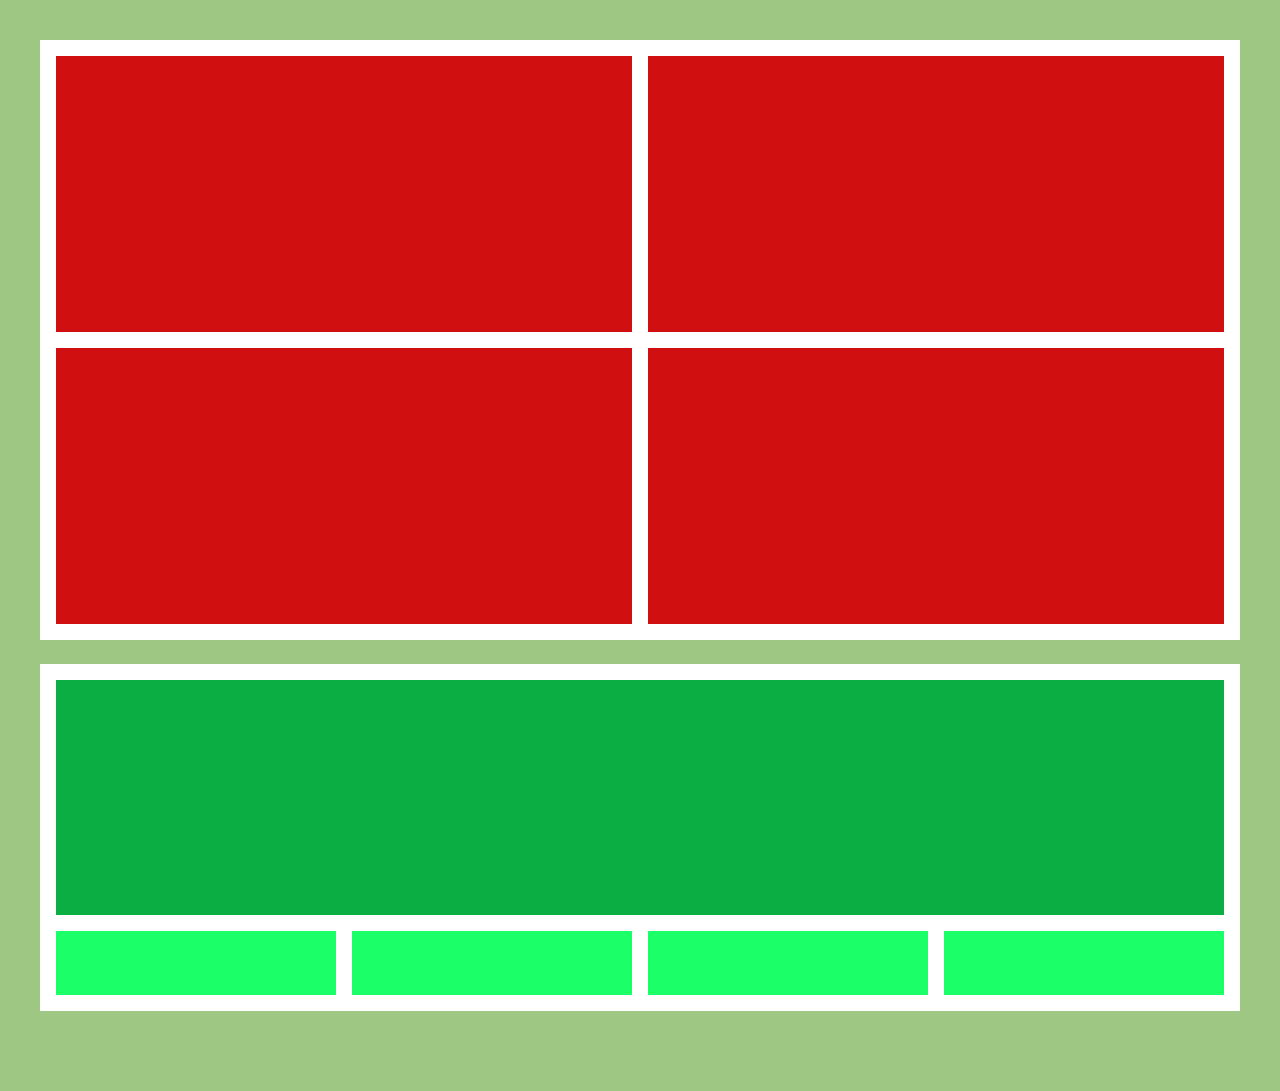
<file: Layout-05/index.html>
<!DOCTYPE html>
<html lang="en">

<head>
    <meta charset="UTF-8">
    <meta name="viewport" content="width=device-width, initial-scale=1.0">
    <link rel="stylesheet" href="style.css">
    <title>Layout-5</title>
</head>

<body>
    <div class="main_layout">
        <div class="container top_container">
            <div class="red_box"></div>
            <div class="red_box"></div>
            <div class="red_box"></div>
            <div class="red_box"></div>
        </div>

        <div class="container bottom_container">
            <div class="dark_green"></div>
            <div class="green_grid">
                <div class="light_green"></div>
                <div class="light_green"></div>
                <div class="light_green"></div>
                <div class="light_green"></div>
            </div>
        </div>
    </div>

</body>

</html>
</file>
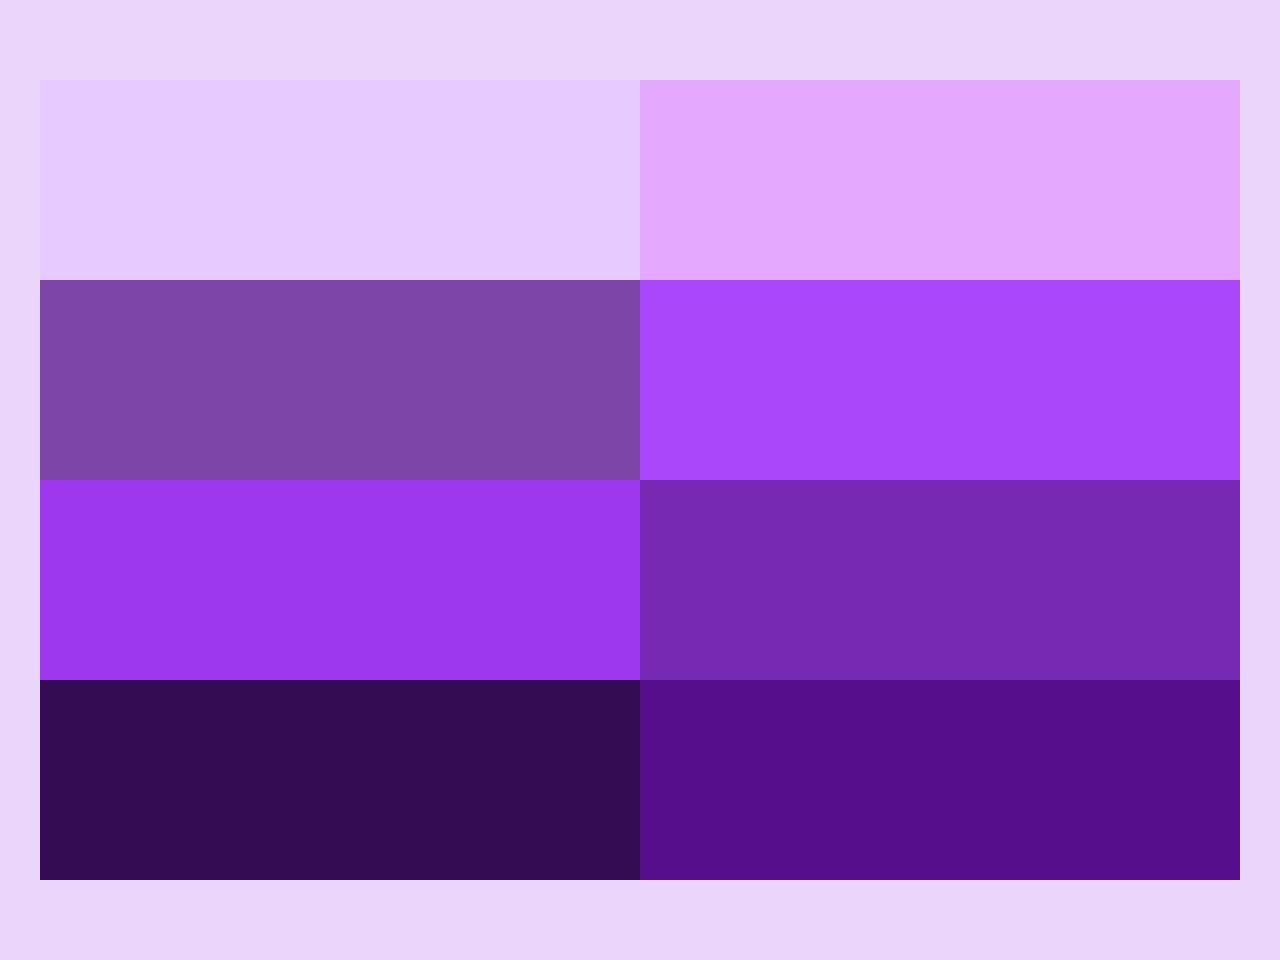
<file: Layout_01/index.htm>
<!DOCTYPE html>
<html lang="en">
<head>
    <meta charset="UTF-8">
    <meta name="viewport" content="width=device-width, initial-scale=1.0">
    <link rel="stylesheet" href="style.css">
    <title>Layout-01</title>
</head>

<body class="main_box">
        
        <section class="container">
      <section class="box_container">
        <div class="box box1"></div>
        <div class="box box2"></div>
      </section>
      <section class="box_container">
        <div class="box box3"></div>
        <div class="box box4"></div>
      </section>
      <section class="box_container">
        <div class="box box5"></div>
        <div class="box box6"></div>
      </section>
      <section class="box_container">
        <div class="box box7"></div>
        <div class="box box8"></div>
      </section>
      
    </section>
    
</body>
</html>
</file>
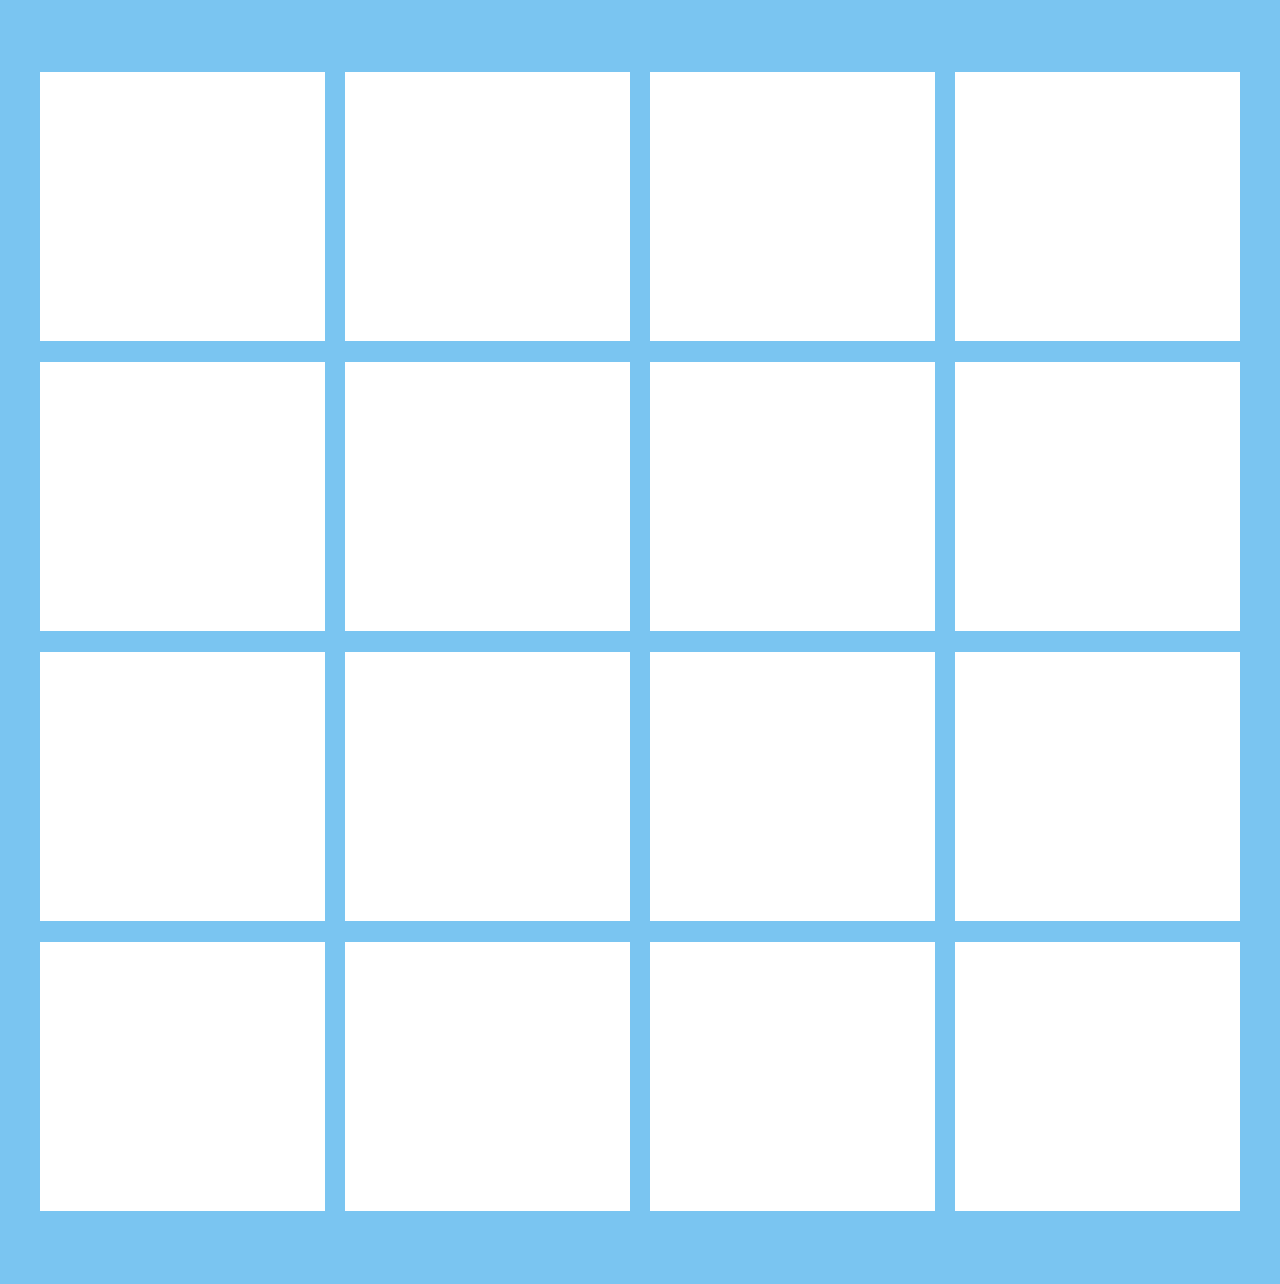
<file: Layout_02/index.html>
<!DOCTYPE html>
<html lang="en">
<head>
    <meta charset="UTF-8">
    <meta name="viewport" content="width=device-width, initial-scale=1.0">
    <link rel="stylesheet" href="style.css">
    <title>Layout-02</title>
</head>
<body >
    <section class=" main_container grid">

      <div class="box"></div>
      <div class="box"></div>
      <div class="box"></div>
      <div class="box"></div>
      <div class="box"></div>
      <div class="box"></div>
      <div class="box"></div>
      <div class="box"></div>
      <div class="box"></div>
      <div class="box"></div>
      <div class="box"></div>
      <div class="box"></div>
      <div class="box"></div>
      <div class="box"></div>
      <div class="box"></div>
      <div class="box"></div>

    </section>
</body>
</html>
</file>
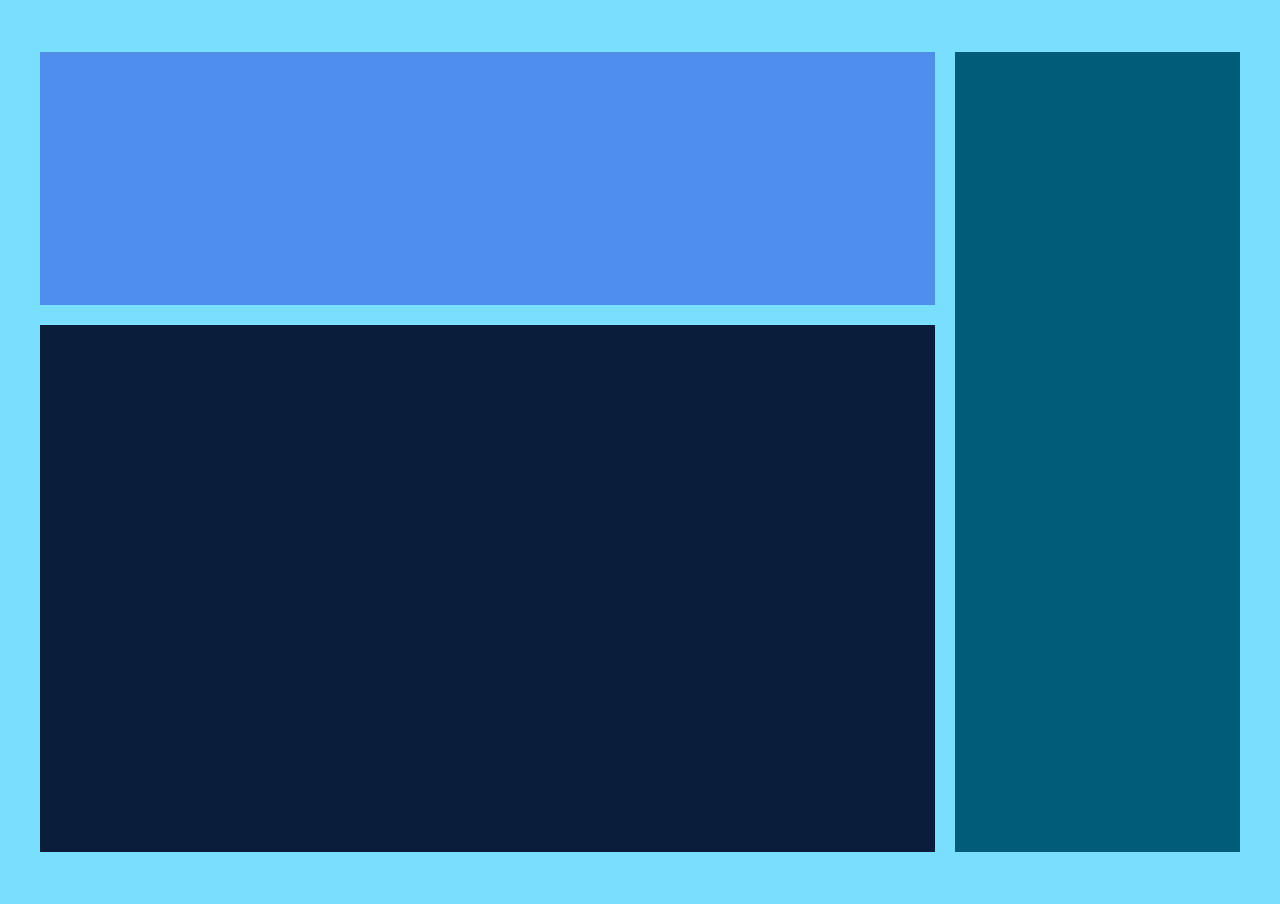
<file: Layout_03/index.html>
<!DOCTYPE html>
<html lang="en">
<head>
    <meta charset="UTF-8">
    <meta name="viewport" content="width=device-width, initial-scale=1.0">
    <link rel="stylesheet" href="style.css">
    <title>Layout-3</title>
</head>
<body >
    <div class="main grid">
     
        <div class="box1"></div>
        <div class="box2"></div>
        <div class="box3"></div>
     
    </div>
</body>
</html>
</file>
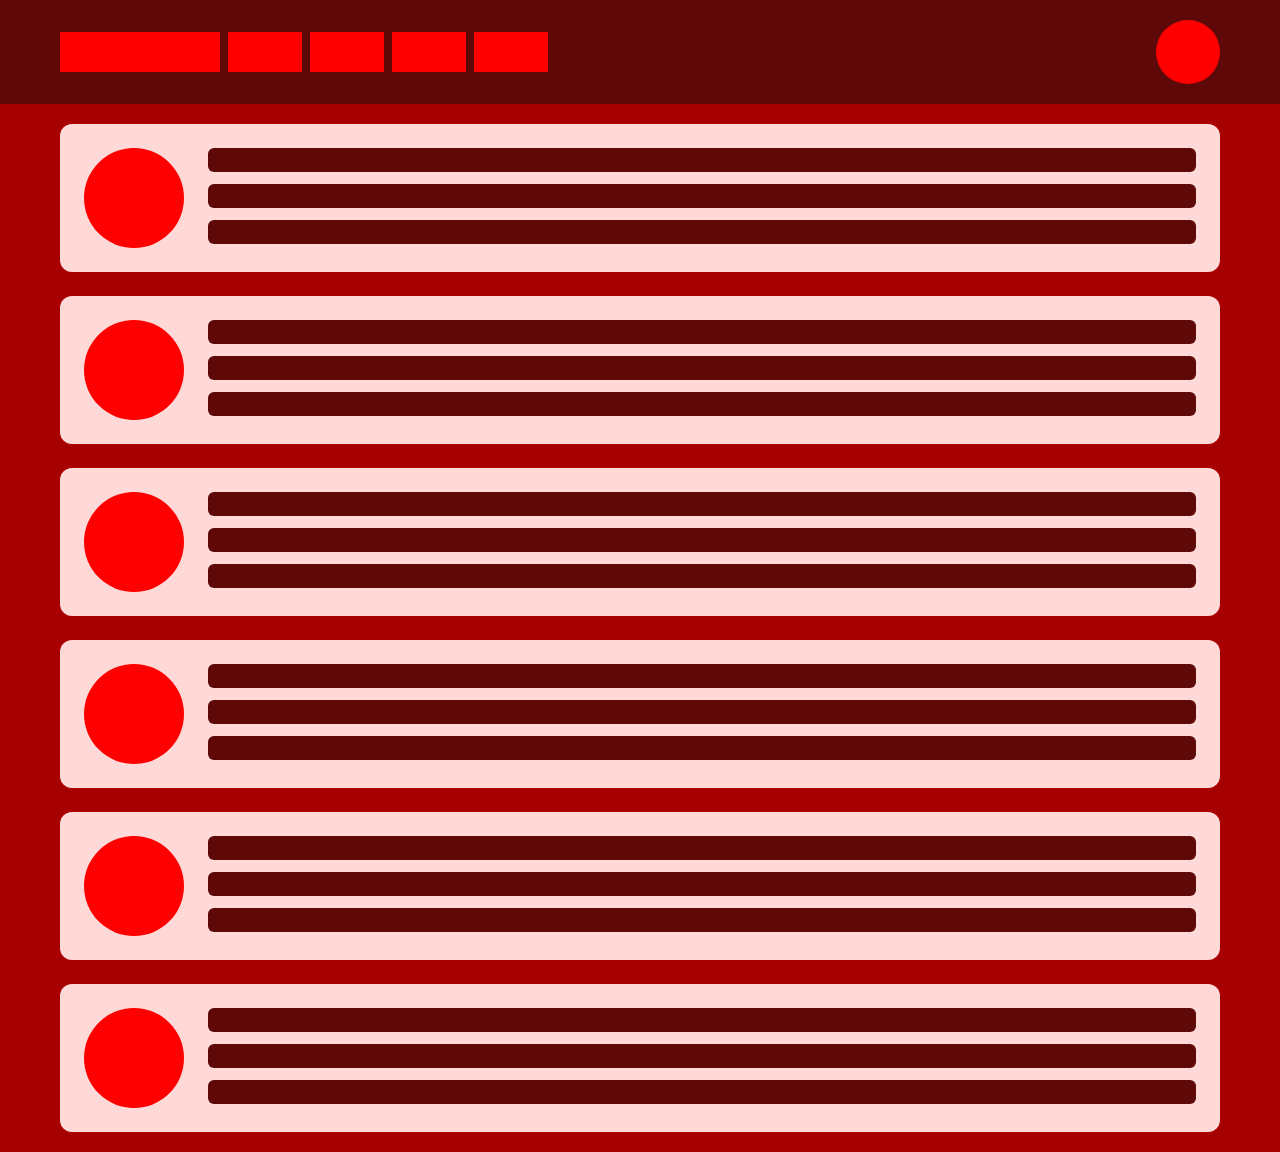
<file: Layout_04/index.html>
<!DOCTYPE html>
<html lang="en">
<head>
    <meta charset="UTF-8">
    <meta name="viewport" content="width=device-width, initial-scale=1.0">
    <link rel="stylesheet" href="style.css ">
    <title>Layout-04</title>
</head>
<body>
    <nav>
        <section class="container navsection">
           <div class="leftnav">
             <div class="logo"></div>
            <div class="link"></div>
            <div class="link"></div>
            <div class="link"></div>
            <div class="link"></div>
           </div>
            <div class="avatar"></div>
        </section>
    </nav>
        <main class="container">
            <div class="card">
                <div>
                    <div class="cricle"></div>
                </div>
                <div class="line_container">
                    <div class="line"></div>
                    <div class="line"></div>
                    <div class="line"></div>
                </div>
            </div>
            <div class="card">
                <div>
                    <div class="cricle"></div>
                </div>
                <div class="line_container">
                    <div class="line"></div>
                    <div class="line"></div>
                    <div class="line"></div>
                </div>
            </div>
            <div class="card">
                <div>
                    <div class="cricle"></div>
                </div>
                <div class="line_container">
                    <div class="line"></div>
                    <div class="line"></div>
                    <div class="line"></div>
                </div>
            </div>
            <div class="card">
                <div>
                    <div class="cricle"></div>
                </div>
                <div class="line_container">
                    <div class="line"></div>
                    <div class="line"></div>
                    <div class="line"></div>
                </div>
            </div>
             <div class="card">
                <div>
                    <div class="cricle"></div>
                </div>
                <div class="line_container">
                    <div class="line"></div>
                    <div class="line"></div>
                    <div class="line"></div>
                </div>
            </div>
             <div class="card">
                <div>
                    <div class="cricle"></div>
                </div>
                <div class="line_container">
                    <div class="line"></div>
                    <div class="line"></div>
                    <div class="line"></div>
                </div>
            </div>
        </main>
    
</body>
</html>
</file>
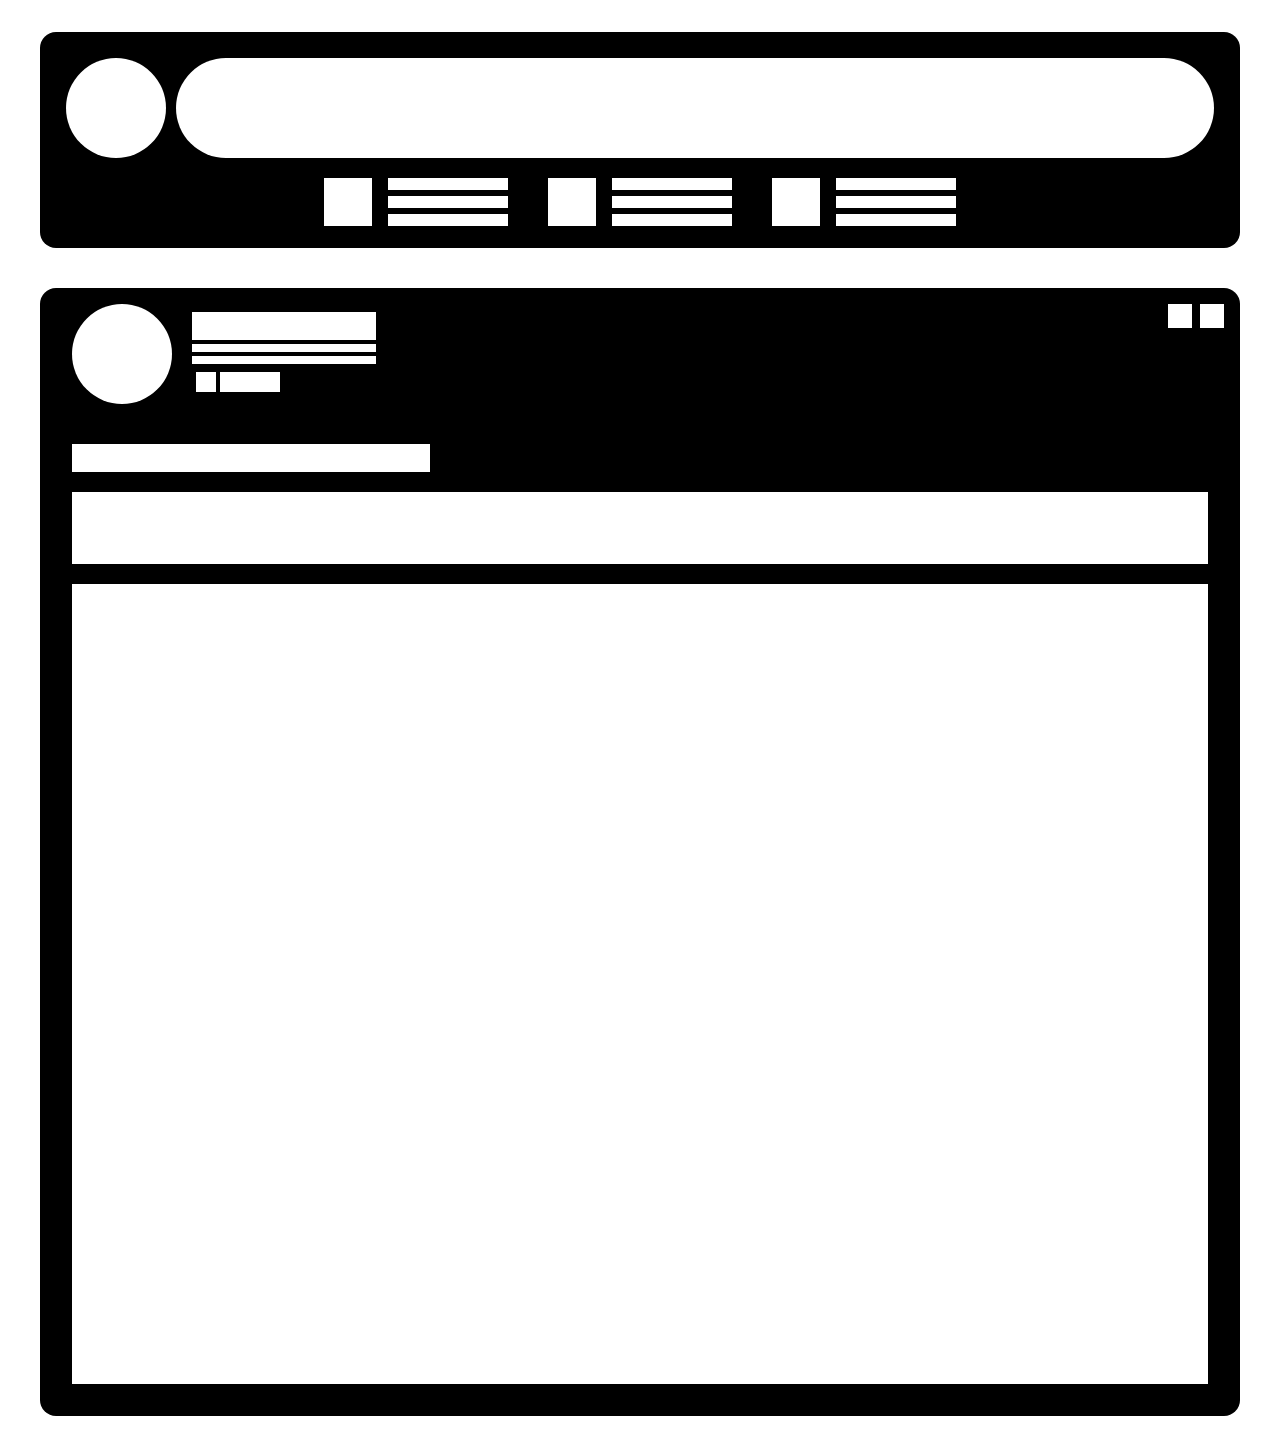
<file: Layout_06/index.html>
<!DOCTYPE html>
<html lang="en">

<head>
    <meta charset="UTF-8">
    <meta name="viewport" content="width=device-width, initial-scale=1.0">
    <link rel="stylesheet" href="style.css">
    <title>Layout-06</title>
</head>

<body>
    <div class="spacing">

    <div class="container">
        <div class="top_container">
            <div class="circle_input_section">
                <div class="avatar"></div>
                <div class="input"></div>
            </div>
            <div class="lower_container">
                <div class="tag_info">
                    <div class="square"></div>
                    <div class="tag_line">
                        <div class="line"></div>
                        <div class="line"></div>
                        <div class="line"></div>
                    </div>
                </div>
                <div class="tag_info">
                    <div class="square"></div>
                    <div class="tag_line">
                        <div class="line"></div>
                        <div class="line"></div>
                        <div class="line"></div>
                    </div>
                </div>

                <div class="tag_info">
                    <div class="square"></div>
                    <div class="tag_line">
                        <div class="line"></div>
                        <div class="line"></div>
                        <div class="line"></div>
                    </div>
                </div>
            </div>
        </div>
        
    
        <section class="bottom_container">
            <div class="user_info_container">
                <div class="user_info">
                    <div class="avatar"></div>
                    <div class="details">
                        <div class="rectanlge"></div>
                        <div class="line"></div>
                        <div class="line"></div>
                        <div class="more_details">
                            <div class="box1"></div>
                            <div class="box2"></div>
                        </div>
                    </div>
                </div>
                <div class="controls">
                    <div class="control"></div>
                    <div class="control"></div>
                </div>
            </div>
            <div class="bars">
                <div class="bar1"></div>
                <div class="bar2"></div>
                <div class="content"></div>
            </div>
        </section>

    </div>
    </div>
</body>

</html>
</file>
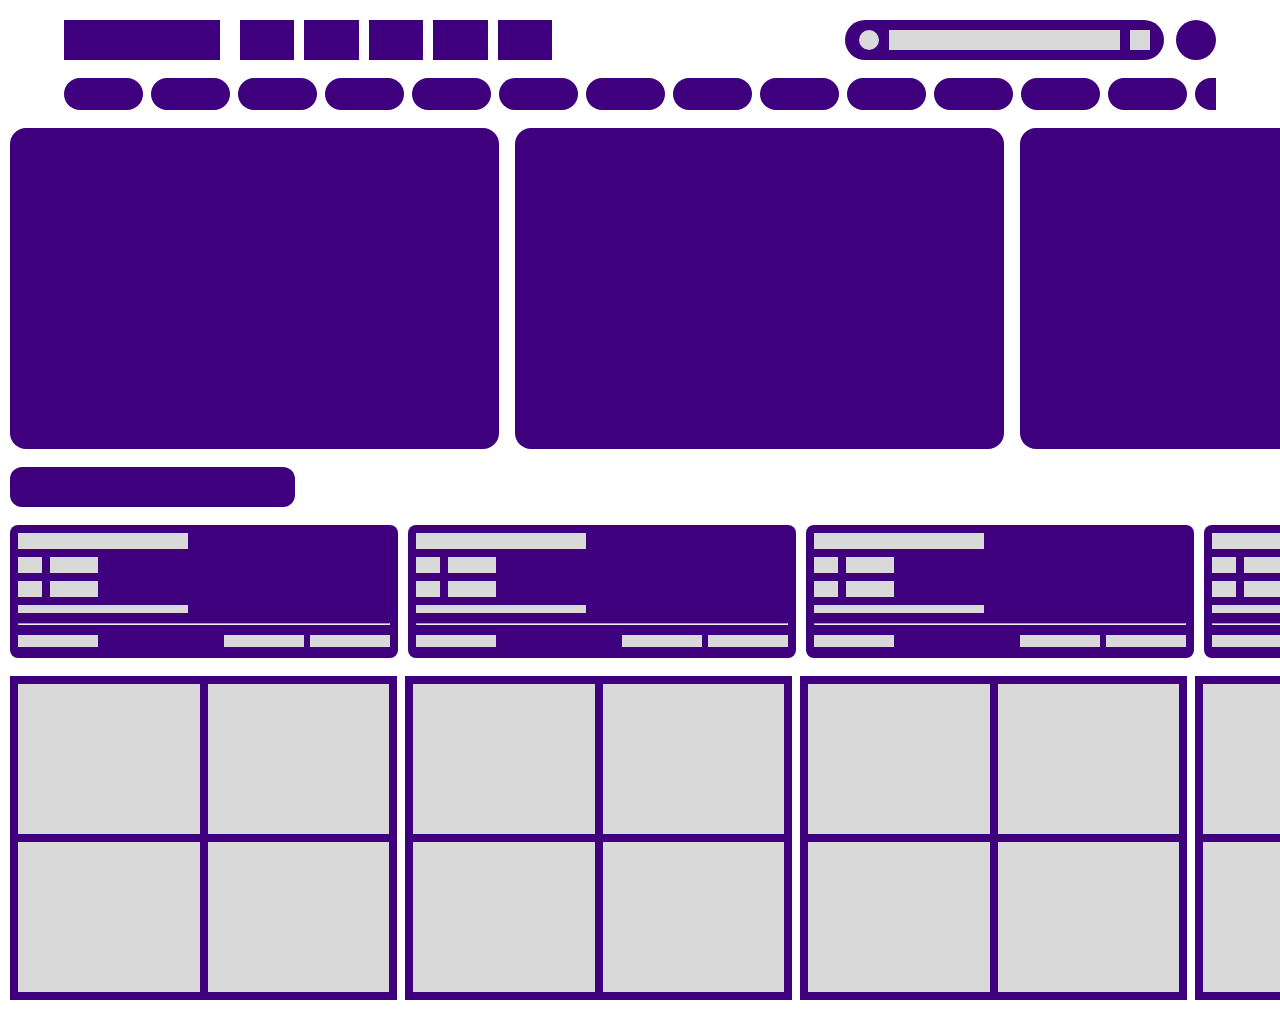
<file: layout_07/index.html>
<!DOCTYPE html>
<html lang="en">

<head>
    <meta charset="UTF-8">
    <meta name="viewport" content="width=device-width, initial-scale=1.0">
    <link rel="stylesheet" href="style.css">
    <title>Layout-07</title>
</head>

<body>
    <!-- First container -->
    <div class="container">
        <!--Right Navigation-->
        <div class="nav">
            <div class="links">
                <div class="logo"></div>
                <a href="" class="link"></a>
                <a href="" class="link"></a>
                <a href="" class="link"></a>
                <a href="" class="link"></a>
                <a href="" class="link"></a>
            </div>
            <!--Left Navigation-->
            <div class="lnav">
                <div class="search">
                    <div class="circle"></div>
                    <div class="rect"></div>
                    <div class="box1"></div>
                </div>
                <div class="avatar"></div>
            </div>
        </div>

        <div class="tags hide_scrollbar">
            <span></span>
            <span></span>
            <span></span>
            <span></span>
            <span></span>
            <span></span>
            <span></span>
            <span></span>
            <span></span>
            <span></span>
            <span></span>
            <span></span>
            <span></span>
            <span></span>
            <span></span>
            <span></span>
            <span></span>
            <span></span>
            <span></span>
            <span></span>
            <span></span>
            <span></span>
            <span></span>
        </div>
    </div>

    <!--Botton container-->
    <div class="botton_container ">
        <!--Ads Banner -->
        <div class="ads_banner hide_scrollbar">
            <div class="bannner"></div>
            <div class="bannner"></div>
            <div class="bannner"></div>
            <div class="bannner"></div>
            <div class="bannner"></div>
        </div>
        
        <!--Middle Reactangle-->
        <div class="show"></div>

        <!--Cards Section-->
        <div class="cards hide_scrollbar">
            <div class="co_cards">
                <!--card inner layout-->
                <div class="card ">
                    <section class="lines">
                        <div class="line1"></div>
                        <div class="box_container">
                            <div class="box1"></div>
                            <div class="box2"></div>
                        </div>
                        <div class="box_container">
                            <div class="box1"></div>
                            <div class="box2"></div>
                        </div>
                        <div class="line2"></div>
                    </section>
                    <!--Line-->
                    <hr class="hr">
                    <!--Card Second Section-->
                    <section class="bottom_boxes">
                        <div class="box"></div>
                        <div class="boxes">
                            <div class="box1"></div>
                            <div class="box1"></div>
                        </div>
                    </section>
                </div>
                <!--card inner layout-->
                <div class="card ">
                    <section class="lines">
                        <div class="line1"></div>
                        <div class="box_container">
                            <div class="box1"></div>
                            <div class="box2"></div>
                        </div>
                        <div class="box_container">
                            <div class="box1"></div>
                            <div class="box2"></div>
                        </div>
                        <div class="line2"></div>
                    </section>
                    <!--Line-->
                    <hr class="hr">
                    <!--Card Second Section-->
                    <section class="bottom_boxes">
                        <div class="box"></div>
                        <div class="boxes">
                            <div class="box1"></div>
                            <div class="box1"></div>
                        </div>
                    </section>
                </div>

                <!--card inner layout-->
                <div class="card ">
                    <section class="lines">
                        <div class="line1"></div>
                        <div class="box_container">
                            <div class="box1"></div>
                            <div class="box2"></div>
                        </div>
                        <div class="box_container">
                            <div class="box1"></div>
                            <div class="box2"></div>
                        </div>
                        <div class="line2"></div>
                    </section>
                    <!--Line-->
                    <hr class="hr">
                    <!--Card Second Section-->
                    <section class="bottom_boxes">
                        <div class="box"></div>
                        <div class="boxes">
                            <div class="box1"></div>
                            <div class="box1"></div>
                        </div>
                    </section>
                </div>

                <!--card inner layout-->
                <div class="card ">
                    <section class="lines">
                        <div class="line1"></div>
                        <div class="box_container">
                            <div class="box1"></div>
                            <div class="box2"></div>
                        </div>
                        <div class="box_container">
                            <div class="box1"></div>
                            <div class="box2"></div>
                        </div>
                        <div class="line2"></div>
                    </section>
                    <!--Line-->
                    <hr class="hr">
                    <!--Card Second Section-->
                    <section class="bottom_boxes">
                        <div class="box"></div>
                        <div class="boxes">
                            <div class="box1"></div>
                            <div class="box1"></div>
                        </div>
                    </section>
                </div>

                <!--card inner layout-->
                <div class="card ">
                    <section class="lines">
                        <div class="line1"></div>
                        <div class="box_container">
                            <div class="box1"></div>
                            <div class="box2"></div>
                        </div>
                        <div class="box_container">
                            <div class="box1"></div>
                            <div class="box2"></div>
                        </div>
                        <div class="line2"></div>
                    </section>
                    <!--Line-->
                    <hr class="hr">
                    <!--Card Second Section-->
                    <section class="bottom_boxes">
                        <div class="box"></div>
                        <div class="boxes">
                            <div class="box1"></div>
                            <div class="box1"></div>
                        </div>
                    </section>
                </div>

                <!--card inner layout-->
                <div class="card ">
                    <section class="lines">
                        <div class="line1"></div>
                        <div class="box_container">
                            <div class="box1"></div>
                            <div class="box2"></div>
                        </div>
                        <div class="box_container">
                            <div class="box1"></div>
                            <div class="box2"></div>
                        </div>
                        <div class="line2"></div>
                    </section>
                    <!--Line-->
                    <hr class="hr">
                    <!--Card Second Section-->
                    <section class="bottom_boxes">
                        <div class="box"></div>
                        <div class="boxes">
                            <div class="box1"></div>
                            <div class="box1"></div>
                        </div>
                    </section>
                </div>
            </div>


        </div>

        <!--Grid Section-->
        <div class="girds hide_scrollbar">

            <div class="grid">
                <div class="grid_box">
                    <span></span>
                    <span></span>
                    <span></span>
                    <span></span>
                </div>

                <div class="grid_box">
                    <span></span>
                    <span></span>
                    <span></span>
                    <span></span>
                </div>

                <div class="grid_box">
                    <span></span>
                    <span></span>
                    <span></span>
                    <span></span>
                </div>

                <div class="grid_box">
                    <span></span>
                    <span></span>
                    <span></span>
                    <span></span>
                </div>

                <div class="grid_box">
                    <span></span>
                    <span></span>
                    <span></span>
                    <span></span>
                </div>
            </div>

        </div>
    </div>


</body>

</html>
</file>
<file: Layout-05/style.css>
:root {
    --bg: #9dc783;
    --container: #fff;
    --red: #d01010;
    --dark_green: #0aae42;
    --light_green: #1bff69;

    --spacing: 16px;
}

* {
    margin: 0;
    padding: 0;
    box-sizing: border-box;
}

body {
    background-color: var(--bg);
}

.main_layout {
    padding: 0 26px;
    padding-bottom: 80px;
    padding-top: 20px;
}

.container {
    margin: 0 auto;
    max-width: 1200px;
    background-color: var(--container);

}

.top_container {
    min-height: 600px;
    margin-top: 20px;
    display: grid;
    grid-template-columns: repeat(2, 1fr);
    flex-grow: 1;
    gap: 16px;
    padding: 16px;

}

.red_box {
    background-color: var(--red);
    min-height: 274px;

}

.bottom_container {
    background-color: var(--container);
    display: flex;
    flex-direction: column;
    gap: 16px;
    margin-top: 24px;
    padding: 16px;
}

.dark_green {
    min-height: 235px;
    background-color: var(--dark_green);
    /* margin-top: 12px; */

}

.green_grid {
    display: grid;
    grid-template-columns: repeat(4, 1fr);
    height: 64px;
    gap: 16px;
}

.light_green {
    background-color: var(--light_green);
    width: 100%;
    height: 100%;
}

/* Tablet */
@media screen and (width < 1200px) and (width > 600px) {
    .layout_main_spacing {
        padding: 0 64px;
    }

    .top_container {
        margin-top: 20px;
    }
     .bottom_container {
        gap: 14px;

    }

    .bottom_container {
        height: 469px;
    }

    .dark_green {
        min-height: 280px;
        background-color: var(--dark_green);

    }

    .green_grid {
        display: grid;
        grid-template-columns: repeat(2, 1fr);
        gap: 12px;

    }

    .light_green {
        height: 64px;
    }

     
}

/* Phone  */
@media screen and (width < 600px) {
    :root {
        --spacing: 12px;
    }

    .layout_main_spacing {
        padding: 0 16px;
    }

    .top_container {
        margin-top: 16px;
    }

    .green_grid {
        height: 204px;
        grid-template-columns: 1fr;
    }

    .top_container {
        grid-template-columns: 1fr;
    }
    .bottom_container{
        height: 469px;
    }


    
}
</file>
<file: Layout_01/style.css>
*{
    margin: 0;
    padding: 0;
    box-sizing: border-box;
}
.main_box{
    background-color:  #EBD6FB;

}

.container{
    max-width: 1200px;
    height: 800px;
    background-color: aqua;
    margin:  80px 60px;
}

.box{
    background-color: white;
    width: 100%;
    height: 200px;
}
.box_container{
    display: flex;
}

.box1{
    background-color: #E7CAFF;
}
.box2{
    background-color: #E3A7FF;
}
.box3 {
  background-color: #7e45a8;
}
.box4 {
  background-color: #ab47fb;
}
.box5 {
  background-color: #9e38ef;
}
.box6 {
  background-color: #7629b2;
}
.box7 {
  background-color: #340c53;
}
.box8 {
  background-color: #560e8d;
}


@media screen and (width > 1200px) {
  .container {
    margin: 80px auto;
  }
}

@media screen and (width <1200px) {
    .container{
        margin: 40px 24px;
    }
}

@media screen and (width < 450px) {
  .container {
    margin: 24px 16px;
  }
}
</file>
<file: Layout_02/style.css>
*{
    margin: 0;
    padding: 0;
    box-sizing: border-box;
}

body{
    background-color: rgb(122, 197, 241);
}

.main_container{
    max-width: 1200px;
    min-height: 1140px;
    /* background-color: bisque; */
    margin: 72px auto;
}

.grid{
    display: grid;
    grid-template-columns: repeat(4 , 1fr);
    gap: 20px;

}

.box{
    width: 100%;
    background-color: white;
    height: 269px;
}

@media screen  and (width > 1200px){
    .main_container{
        margin: 72px auto;
    }
}

@media screen and (width < 1200px) and (width > 450px) {
  .grid {
    grid-template-columns: repeat(2, 1fr);
    gap: 16px;
  }
  .main_container {
    margin: 48px 24px;
  }
}


@media screen and (width < 450px) {
    .grid {
    grid-template-columns: repeat(1, 1fr);
    gap: 16px;
  }
  .main_container {
    margin: 48px 12px;
  }
}
</file>
<file: Layout_03/style.css>
*{
    padding: 0;
    margin: 0;
    box-sizing: border-box;
}

body{
    background-color: #7ADFFF;
   
}
.main{
    /* background-color: bisque; */
    max-width: 1200px;
    min-height: 800px;
    margin: 52px auto;
    /* padding: 0  16px; */
   

}

.grid{
    display: grid;
    gap: 20px;
    grid-template-areas: 
    "box1 box1 box1 box3"
    "box2 box2 box2 box3"
    "box2 box2 box2 box3";

}

.box1{
    grid-area: box1;
    background: #4f8eec;
}
.box2{
    grid-area: box2;
     background: #0a1e3c;
}
.box3{
    grid-area: box3;
    background: #005c79;
}

@media screen and (width < 1200px) and (width > 450px) {
  
  .main{
    margin: 26px 26px;
  }
  .grid{
    gap: 16px;
    grid-template-areas: 
     "box1"
      "box1"
      "box1"
      "box2"
      "box2"
      "box2"
      "box3"
      "box3"
      "box3";
  }
}

@media screen and (width < 450px) {
  .grid {
    grid-template-areas: 
     "box1"
      "box1"
      "box1"
      "box2"
      "box2"
      "box2"
      "box3"
      "box3"
      "box3";
  }
  .main{
    margin: 16px;
  }

}
</file>
<file: Layout_04/style.css>
:root {
  --body: #a70000;
  --brown: #5e0808;
  --red: #ff0000;
  --card: #ffd8d8;
}

*{
    margin: 0;
    padding: 0;
    box-sizing: border-box;
}

body{
    background-color: var(--body);
}

/** Nav Bar Styling */
nav{
    background-color: var(--brown);
    min-height: 93px;  
}
.container{
    max-width: 1200px;
    margin: 0 auto;
    padding: 20px 20px;

}

.navsection{
    display: flex;
    align-items: center;
    justify-content: space-between;
    min-height: 93px;

}

.leftnav{
    display: flex;
    gap: 8px;
    max-width: 488px;
    height: 40px;
    width: 100%;
}

.logo{
    background-color: var(--red);
    height: 40px;
    min-width: 160px;
}
.link{
    background-color: var(--red);
    height: 40px;
    width: 100%;

}
.avatar{
    background-color: var(--red);
    height: 64px;
    width: 64px;
    border-radius: 64px;
    -webkit-border-radius: 64px;
    -moz-border-radius: 64px;
    -ms-border-radius: 64px;
    -o-border-radius: 64px;
}

/* card Styleing */
main{
    display: flex;
    flex-direction: column;
    gap: 24px;
    padding-top: 36px;
    
}

.card{
    background-color: var(--card);
    border-radius: 12px;
    padding: 24px;
    display: flex;
    gap: 24px;
    -webkit-border-radius: 12px;
    -moz-border-radius: 12px;
    -ms-border-radius: 12px;
    -o-border-radius: 12px;
}
.cricle{
    background-color: var(--red);
    height: 100px;
    width: 100px;
    border-radius: 100%;
    -webkit-border-radius: 100%;
    -moz-border-radius: 100%;
    -ms-border-radius: 100%;
    -o-border-radius: 100%;
}
.line{
    border-radius: 6px;
    height: 24px;
    width: 100%;
    background-color: var(--brown);
    -webkit-border-radius: 6px;
    -moz-border-radius: 6px;
    -ms-border-radius: 6px;
    -o-border-radius: 6px;
}
.line_container{
    display: flex;
    flex-direction: column;
    gap: 12px;
    width: 100%;
}

/** Media Queries */

/* big display */
@media screen and (width > 1200px) {
}
/* Tablet */
@media screen and (width < 1200px) and (width > 450px) {
}
/* Phone  */
@media screen and (max-width: 620px) {
  .logo {
    background: var(--red);
    height: 40px;
    min-width: 90px;
  }
  .avatar {
    height: 48px;
    width: 48px;
  }
  .link{
    width: 60px;
  }
  .left_nav {
    max-width: 266px;
  }
}

/*Extra small*/
@media screen and (max-width: 500px){
    .avatar{
        display: none;
    }
}
</file>
<file: Layout_06/style.css>
:root {
    --primary: white;
    --secondary: black;
}

* {
    margin: 0;
    padding: 0;
    box-sizing: border-box;
}

body {
    background-color: var(--primary);
}

.spacing {
    padding: 0 16px;
    margin-bottom: 32px;
}

.container {
    margin: 32px auto;
    max-width: 1200px;

}

.top_container {
    background-color: var(--secondary);
    width: 100%;
    min-height: 216px;
    display: flex;
    flex-direction: column;
    padding: 16px;
    border-radius: 16px;
    -webkit-border-radius: 16px;
    -moz-border-radius: 16px;
    -ms-border-radius: 16px;
    -o-border-radius: 16px;
}

.circle_input_section {
    display: flex;
    height: 120px;
    gap: 10px;
    align-items: center;
    padding: 10px;

    .avatar {
        height: 100px;
        width: 100px;
        background-color: var(--primary);
        border-radius: 100px;
        flex-shrink: 0;
        -webkit-border-radius: 100px;
        -moz-border-radius: 100px;
        -ms-border-radius: 100px;
        -o-border-radius: 100px;
    }

    .input {
        height: 100px;
        background-color: var(--primary);
        width: 100%;
        border-radius: 64px;
        -webkit-border-radius: 64px;
        -moz-border-radius: 64px;
        -ms-border-radius: 64px;
        -o-border-radius: 64px;
    }
}

.lower_container {
    display: flex;
    justify-content: center;
    gap: 40px;
    width: 100%;
    margin-top: 10px;

    .tag_info {
        display: flex;
        gap: 16px;
        width: 184px;

        .square {
            height: 48px;
            width: 48px;
            background-color: var(--primary);
            flex-shrink: 0;
        }

        .tag_line {
            display: flex;
            flex-direction: column;
            gap: 6px;
            width: 100%;

        }

        .line {
            flex: 1;
            background-color: var(--primary);
        }

    }

}


.bottom_container {
    min-height: 1100px;
    background-color: var(--secondary);
    margin-top: 40px;
    border-radius: 16px;
    display: flex;
    flex-direction: column;
    gap: 24px;
    -webkit-border-radius: 16px;
    -moz-border-radius: 16px;
    -ms-border-radius: 16px;
    -o-border-radius: 16px;

    .user_info_container {
        display: flex;
        justify-content: space-between;
        align-items: start;
        padding: 16px;
    }

    .user_info {
        display: flex;
        height: 100px;
        width: 344px;
        gap: 12px;
        padding: 0 16px;
    }

    .avatar {
        height: 100px;
        width: 100px;
        background-color: var(--primary);
        border-radius: 100px;
        flex-shrink: 0;
    }

    .details {
        display: flex;
        flex-direction: column;
        padding: 8px;
        gap: 4px;
        width: 232px;
        height: 100px;
    }

    .rectanlge {
        width: 100%;
        height: 28px;
        background-color: var(--primary);
    }

    .line {
        width: 100%;
        height: 8px;
        background-color: var(--primary);
    }

    .more_details {
        display: flex;
        width: 50%;
        height: 28px;
        /* background-color: aqua; */
        gap: 4px;
        padding: 4px;
    }

    .box1 {
        height: 20px;
        width: 20px;
        background-color: var(--primary);
        flex-shrink: 0;

    }

    .box2 {
        width: 76px;
        height: 20px;
        background-color: var(--primary);
    }

    .controls {
        display: flex;
        gap: 8px;
        /* padding: 16px; */

        .control {
            height: 24px;
            width: 24px;
            background-color: var(--primary);
            flex-shrink: 0;
        }
    }
}

.bars {
    gap: 20px;
    display: flex;
    flex-direction: column;
    padding: 0 32px 32px 32px;
    /* padding-bottom: 32px; */

    .bar1 {
        width: 358px;
        height: 28px;
        background-color: var(--primary);
    }

    .bar2 {
        width: 100%;
        height: 72px;
        background-color: var(--primary);
    }

    .content {
        width: 100%;
        height: 800px;
        background-color: var(--primary);
    }
}


/* big display */
@media screen and (width > 1200px) {}

/* Tablet */
@media screen and (width < 1200px) and (width > 450px) {}

/* Phone  */
@media screen and (width < 600px) {

    .lower_container {
        flex-direction: column;
        gap: 12px;

        .tag_info {
            width: 100%;
        }
    }

    .bottom_container{
        .user_info_container{
            flex-direction: column-reverse;
            align-items: flex-end;
        }

        .user_info{
            width: 100%;
        }

        .bar1{
            width: 100%;
        }
    }
}
</file>
<file: layout_07/style.css>
* {
    margin: 0;
    padding: 0;
    box-sizing: border-box;
}

:root {
    --primary: #3f007e;
    --secondary: #d9d9d9;
}


.hide_scrollbar::-webkit-scrollbar {
    display: none;
    /* Safari and Chrome */
}

/* For Firefox */
.hide_scrollbar {
    scrollbar-width: none;
    /* Firefox */
}

/* General hide_scrollbar styles */
.hide_scrollbar {
    overflow: auto;
    -ms-overflow-style: none;
    /* IE and Edge */
}

/**First Container */
.container {
    margin: 0 auto;
    max-width: 1200px;
    display: flex;
    flex-direction: column;
    gap: 18px;
    padding: 0 24px;

    /** navigation */
    .nav {
        margin-top: 20px;
        width: 100%;
        height: 40px;
        /* background-color: blue; */
        display: flex;
        justify-content: space-between;

        .links {
            width: 488px;
            /* background-color: blueviolet; */
            height: 40px;
            display: flex;
            gap: 10px;


            .logo {
                margin-right: 10px;
                width: 160px;
                height: 40px;
                background-color: var(--primary);
            }

            .link {
                width: 56px;
                height: 40px;
                background-color: var(--primary);
            }
        }

        /**Left Navigation */
        .lnav {
            width: 371px;
            height: 100%;
            /* background-color: aqua; */
            display: flex;
            gap: 12px;

            .search {
                gap: 10px;
                display: flex;
                align-items: center;
                justify-content: center;
                width: 319px;
                background-color: var(--primary);
                border-radius: 28px;
                -webkit-border-radius: 28px;
                -moz-border-radius: 28px;
                -ms-border-radius: 28px;
                -o-border-radius: 28px;

                .circle {
                    height: 20px;
                    width: 20px;
                    background-color: var(--secondary);
                    border-radius: 29px;

                }

                .rect {

                    height: 20px;
                    width: 231px;
                    background-color: var(--secondary);

                }

                .box1 {
                    height: 20px;
                    width: 20px;
                    background-color: var(--secondary);
                }
            }

            .avatar {
                height: 40px;
                width: 40px;
                background-color: var(--primary);
                border-radius: 29px;
                -webkit-border-radius: 29px;
                -moz-border-radius: 29px;
                -ms-border-radius: 29px;
                -o-border-radius: 29px;
            }
        }
    }

    .tags {
        display: flex;
        gap: 8px;
        flex-wrap: nowrap;
        overflow-x: auto;


        span {
            min-width: 79px;
            height: 32px;
            background-color: var(--primary);
            border-radius: 21px;
            -webkit-border-radius: 21px;
            -moz-border-radius: 21px;
            -ms-border-radius: 21px;
            -o-border-radius: 21px;
        }
    }
}


/**Last Container */
.botton_container {

    display: flex;
    gap: 18px;
    flex-direction: column;
    height: 900px;
    /* background-color: aqua; */
    width: 100%;
    margin-bottom: 20px;

    /**Ads Bannner */
    .ads_banner {
        display: flex;
        gap: 16px;
        margin-top: 18px;
        overflow-x: auto;
        margin-left: 10px;

        .bannner {
            height: 321px;
            width: 489px;
            background-color: var(--primary);
            flex-shrink: 0;
            border-radius: 16px;
            -webkit-border-radius: 16px;
            -moz-border-radius: 16px;
            -ms-border-radius: 16px;
            -o-border-radius: 16px;
        }
    }

    /**Middle Show Rectangle */
    .show {
        width: 285px;
        height: 40px;
        background-color: var(--primary);
        margin-left: 10px;
        border-radius: 12px;
        -webkit-border-radius: 12px;
        -moz-border-radius: 12px;
        -ms-border-radius: 12px;
        -o-border-radius: 12px;
    }

    /** Cards */
    .cards {
        display: flex;
        gap: 12px;
        overflow-x: auto;
        flex-wrap: nowrap;

        .co_cards {
            display: flex;

            .card {
                /* overflow-x: auto; */
                width: 388px;
                height: 133px;
                padding: 8px;
                border-radius: 8px;
                background-color: var(--primary);
                margin-left: 10px;
                -webkit-border-radius: 8px;
                -moz-border-radius: 8px;
                -ms-border-radius: 8px;
                -o-border-radius: 8px;

                /**Cards Inner Structure */
                .lines {
                    /* padding: 8px; */
                    display: flex;
                    flex-direction: column;
                    width: 170px;
                    height: 80px;
                    gap: 8px;

                    .line1 {
                        width: 170px;
                        height: 16px;
                        background-color: var(--secondary);
                    }

                    .box_container {
                        display: flex;
                        gap: 8px;

                        .box1 {
                            width: 24px;
                            height: 16px;
                            background-color: var(--secondary);
                        }

                        .box2 {
                            width: 48px;
                            height: 16px;
                            background-color: var(--secondary);
                        }
                    }

                    .line2 {
                        width: 170px;
                        height: 8px;
                        background-color: var(--secondary);
                    }
                }

                /** Card-Break Line */
                .hr {
                    margin-top: 10px;
                }

                /**Card Bottom Box  */
                .bottom_boxes {
                    margin-top: 10px;
                    display: flex;
                    justify-content: space-between;
                    /* background-color: aqua; */
                    width: 372px;
                    height: 12px;


                    .box {

                        width: 80px;
                        height: 12px;
                        background-color: var(--secondary);

                    }

                    .boxes {
                        display: flex;
                        gap: 6px;


                        .box1 {
                            width: 80px;
                            height: 12px;
                            background-color: var(--secondary);

                        }

                    }

                }
            }
        }
    }

    /** Grid  */
    .girds {
        display: flex;
        gap: 10px;
        overflow-x: auto;
        margin-left: 10px;
        /* background-color: brown; */

        .grid {
            display: flex;
            gap: 8px;
        }

        /**Grid box  */
        .grid_box {

            width: 387px;
            height: 324px;
            background-color: var(--primary);
            display: grid;
            grid-template-columns: 1fr 1fr;
            padding: 8px;
            gap: 8px;


            span {
                width: 100%;
                height: 100%;
                background-color: var(--secondary);
            }

        }
    }

}


/**Media screens for Resposnsivenesssss */

@media screen and (width > 1200px) {}

/* Tablet */
@media screen and (width < 1200px) and (width > 450px) {
    .container {
        .nav {

            gap: 16px;
            display: flex;
            /* height: 100px; */
            flex-direction: column-reverse;
            justify-content: flex-end;
            align-items: flex-start;

            .links {
                display: flex;
                justify-content: space-between;
                height: 50px;
                width: 100%;

                .logo {
                    width: 200px;
                }

                .link {
                    width: 100px;
                    gap: 2px;
                }

            }

            .lnav {
                width: 100%;
                display: flex;
                justify-content: space-between;
            }
        }

        .tags {
            margin-top: 55px;
        }
    }

}


/* Phone  */
@media screen and (width < 600px) {

    .container {
        .nav {

            gap: 16px;
            display: flex;
            /* height: 100px; */
            flex-direction: column-reverse;
            justify-content: flex-end;
            align-items: flex-start;

            .links {
                display: flex;
                justify-content: space-between;
                height: 50px;
                width: 100%;

                .logo {
                    width: 200px;
                }

                .link {
                    width: 100px;
                    gap: 2px;
                }

            }

            .lnav {
                width: 100%;
                display: flex;
                justify-content: space-between;

                .search {
                    width: 280px;

                    .circle {
                        height: 16px;
                        width: 16px;
                    }

                    .rect {
                        height: 16px;
                        width: 200px;
                        background-color: var(--secondary);
                    }

                    .box1 {
                        height: 16px;
                        width: 16px;
                        background-color: var(--secondary);
                    }

                }
            }
        }

        .tags {
            margin-top: 55px;
        }

    }
}
</file>
